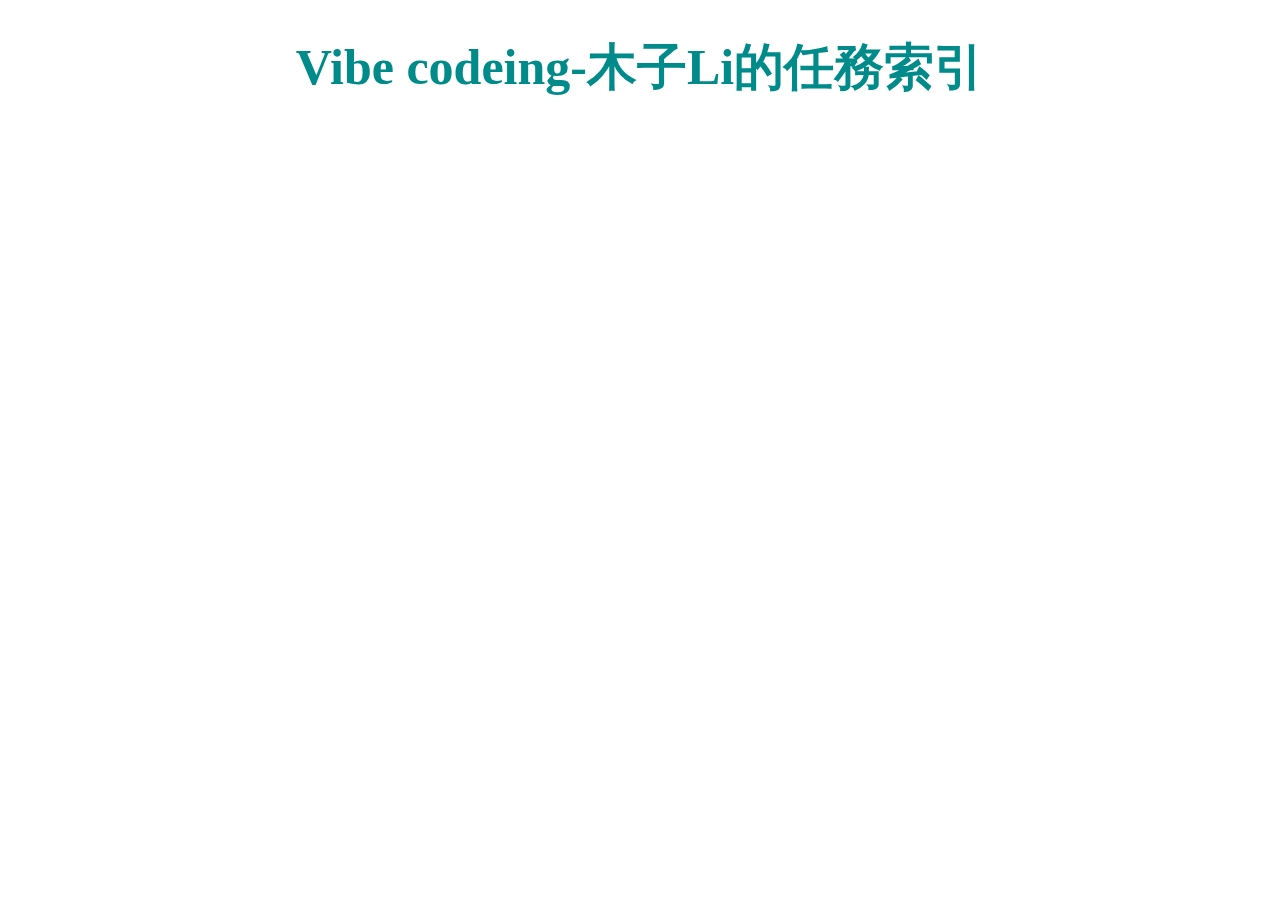
<file: index.html>
<!DOCTYPE html>
<html lang="en">
<head>
    <meta charset="UTF-8">
    <meta name="viewport" content="width=device-width, initial-scale=1.0">
    <link rel="stylesheet" href="vibe-codinglist.css">
    <title>Vibe codeing-木子Li的任務索引</title>
</head>
<body>
    <h1>Vibe codeing-木子Li的任務索引</h1>
    
        <ul>
        


        </ul>
    
    

</body>
</html>
</file>
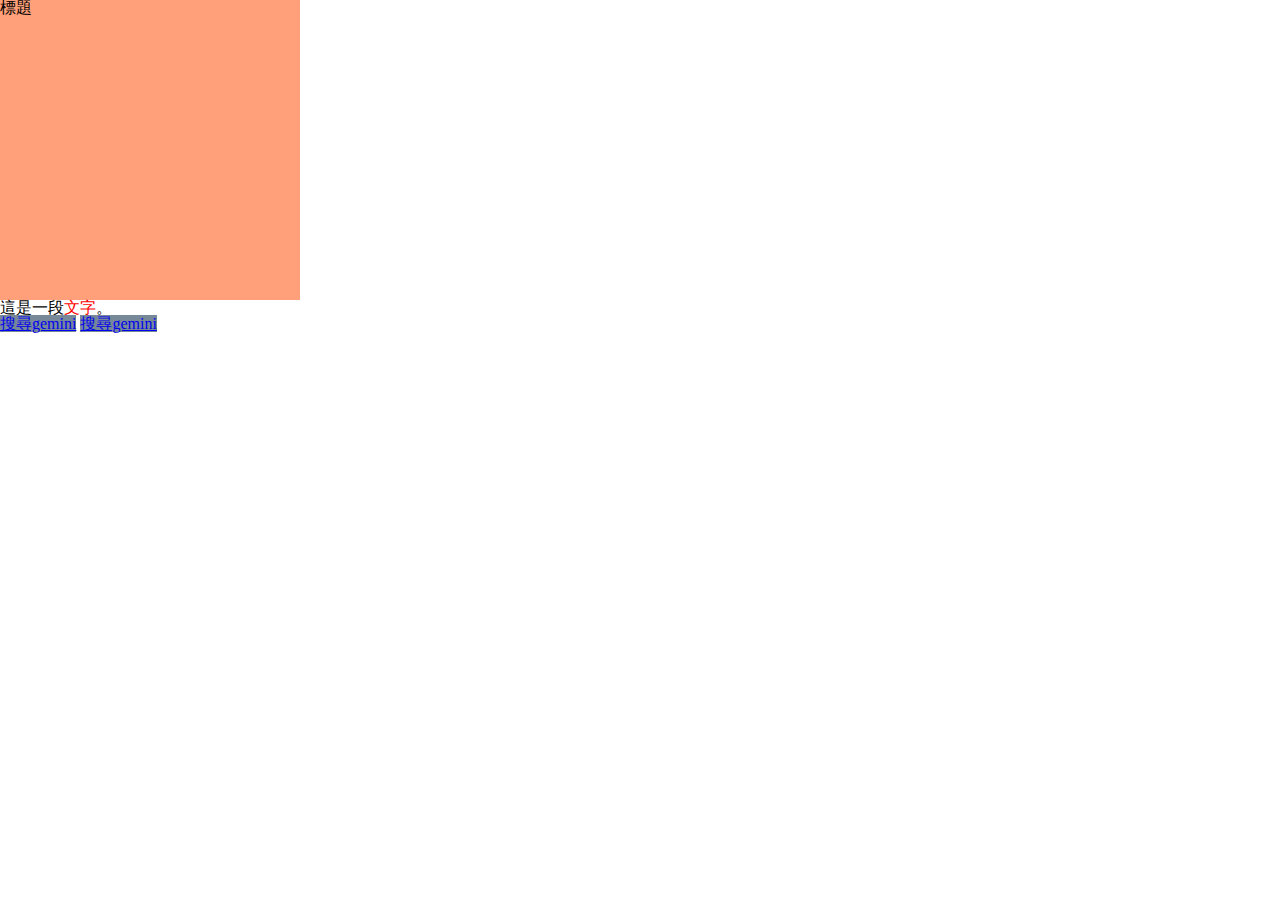
<file: 1113_css_display.html>
<!DOCTYPE html>
<html lang="zh-Hant">
<head>
    <meta charset="UTF-8">
    <meta name="viewport" content="width=device-width, initial-scale=1.0">
    <link rel="stylesheet" href="1113_css_display.css">
    <title>display-顯示</title>
</head>
<body>
    <h1>標題</h1>
    <p>這是一段<span>文字</span>。</p>
    <a href="https://www.google.com/search?q=gemini&rlz=1C1RXQR_zh-TWTW1158TW1158&oq=&gs_lcrp=EgZjaHJvbWUqCQgAECMYJxjqAjIJCAAQIxgnGOoC0gELNDcyOTI2NGowajeoAgGwAgHxBVsxf-S5b64q8QVbMX_kuW-uKg&sourceid=chrome&ie=UTF-8">搜尋gemini</a>
    <a href="https://www.google.com/search?q=gemini&rlz=1C1RXQR_zh-TWTW1158TW1158&oq=&gs_lcrp=EgZjaHJvbWUqCQgAECMYJxjqAjIJCAAQIxgnGOoC0gELNDcyOTI2NGowajeoAgGwAgHxBVsxf-S5b64q8QVbMX_kuW-uKg&sourceid=chrome&ie=UTF-8">搜尋gemini</a>
</body>
</html>
</file>
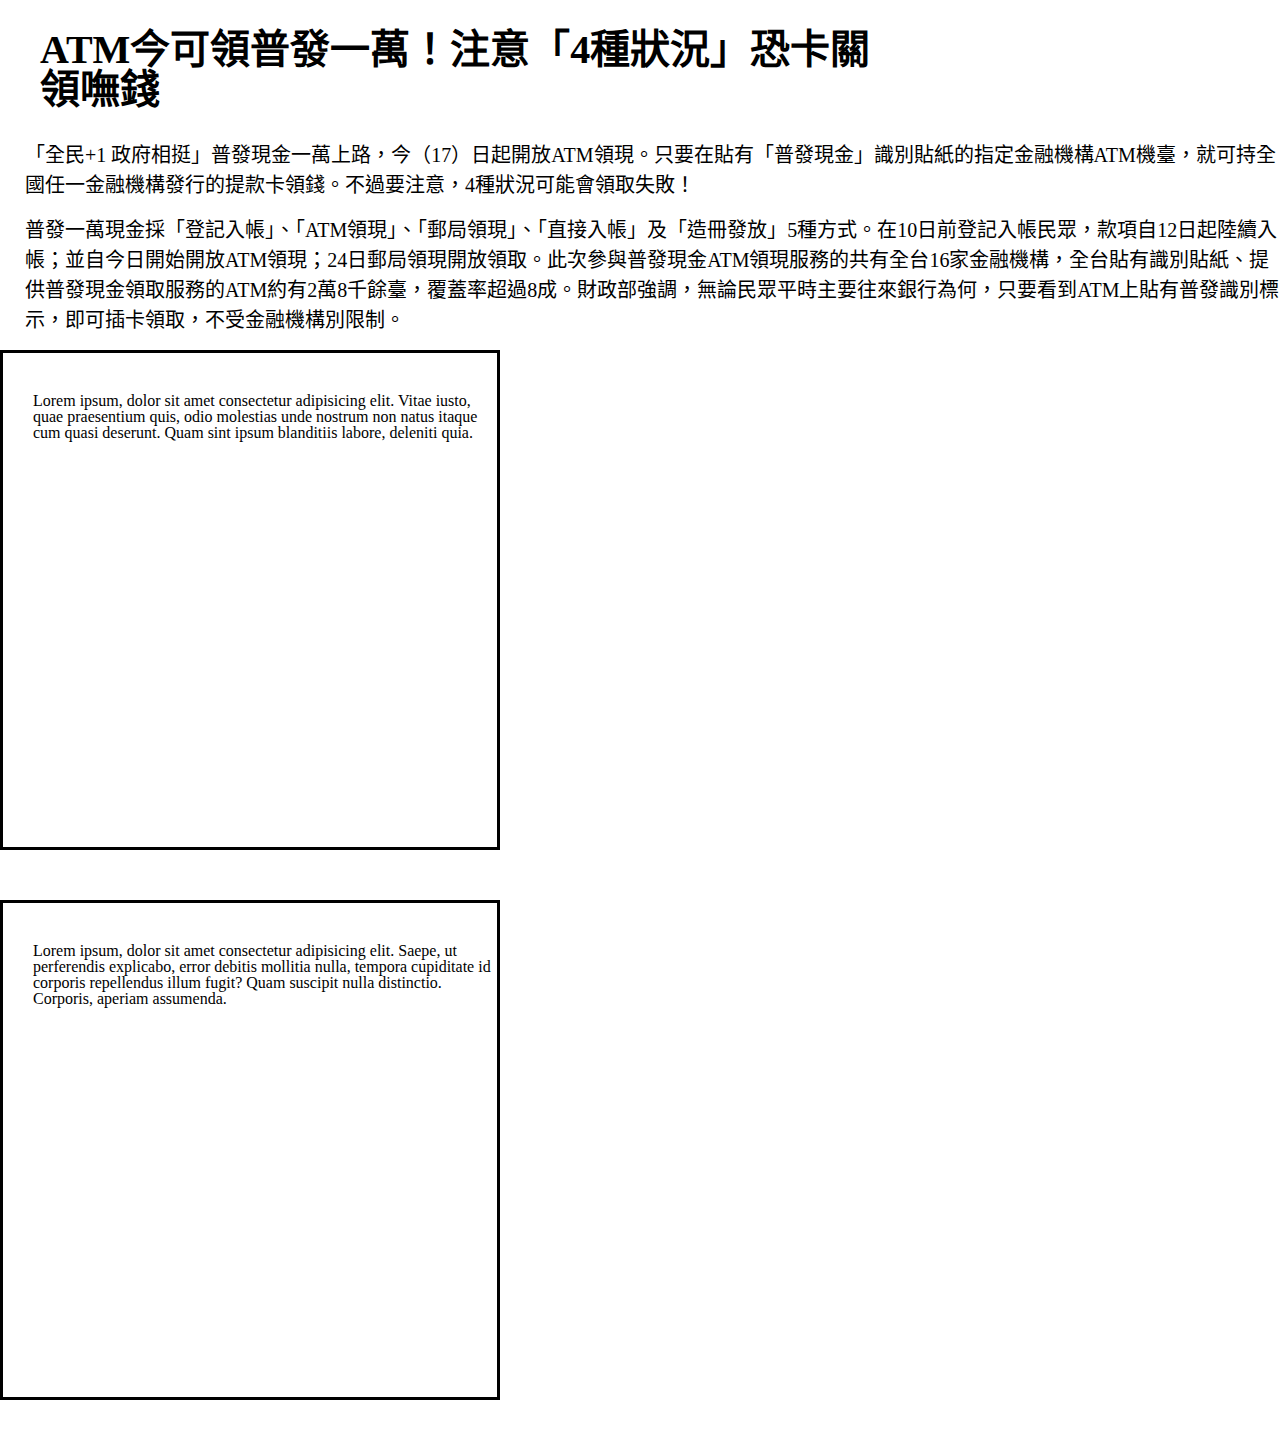
<file: 1117_css_margin&padding.html>
<!DOCTYPE html>
<html lang="zh-TW">
<head>
    <meta charset="UTF-8">
    <meta name="viewport" content="width=device-width, initial-scale=1.0">
    <link rel="stylesheet" href="./1117_css_margin&pading.css">
    <title>外邊距&留白</title>
</head>
<body>
    <div class="box">
        <h1>ATM今可領普發一萬！注意「4種狀況」恐卡關 <br>領嘸錢</h1>
    <p>「全民+1 政府相挺」普發現金一萬上路，今（17）日起開放ATM領現。只要在貼有「普發現金」識別貼紙的指定金融機構ATM機臺，就可持全國任一金融機構發行的提款卡領錢。不過要注意，4種狀況可能會領取失敗！
    </p>
    <p>
        普發一萬現金採「登記入帳」、「ATM領現」、「郵局領現」、「直接入帳」及「造冊發放」5種方式。在10日前登記入帳民眾，款項自12日起陸續入帳；並自今日開始開放ATM領現；24日郵局領現開放領取。此次參與普發現金ATM領現服務的共有全台16家金融機構，全台貼有識別貼紙、提供普發現金領取服務的ATM約有2萬8千餘臺，覆蓋率超過8成。財政部強調，無論民眾平時主要往來銀行為何，只要看到ATM上貼有普發識別標示，即可插卡領取，不受金融機構別限制。
    </p>
    </div>
    <div class="container">
        Lorem ipsum, dolor sit amet consectetur adipisicing elit. Vitae iusto, quae praesentium quis, odio molestias unde nostrum non natus itaque cum quasi deserunt. Quam sint ipsum blanditiis labore, deleniti quia.
    </div>
    <div class="container">
        Lorem ipsum, dolor sit amet consectetur adipisicing elit. Saepe, ut perferendis explicabo, error debitis mollitia nulla, tempora cupiditate id corporis repellendus illum fugit? Quam suscipit nulla distinctio. Corporis, aperiam assumenda.
    </div>
</body>
</html>
</file>
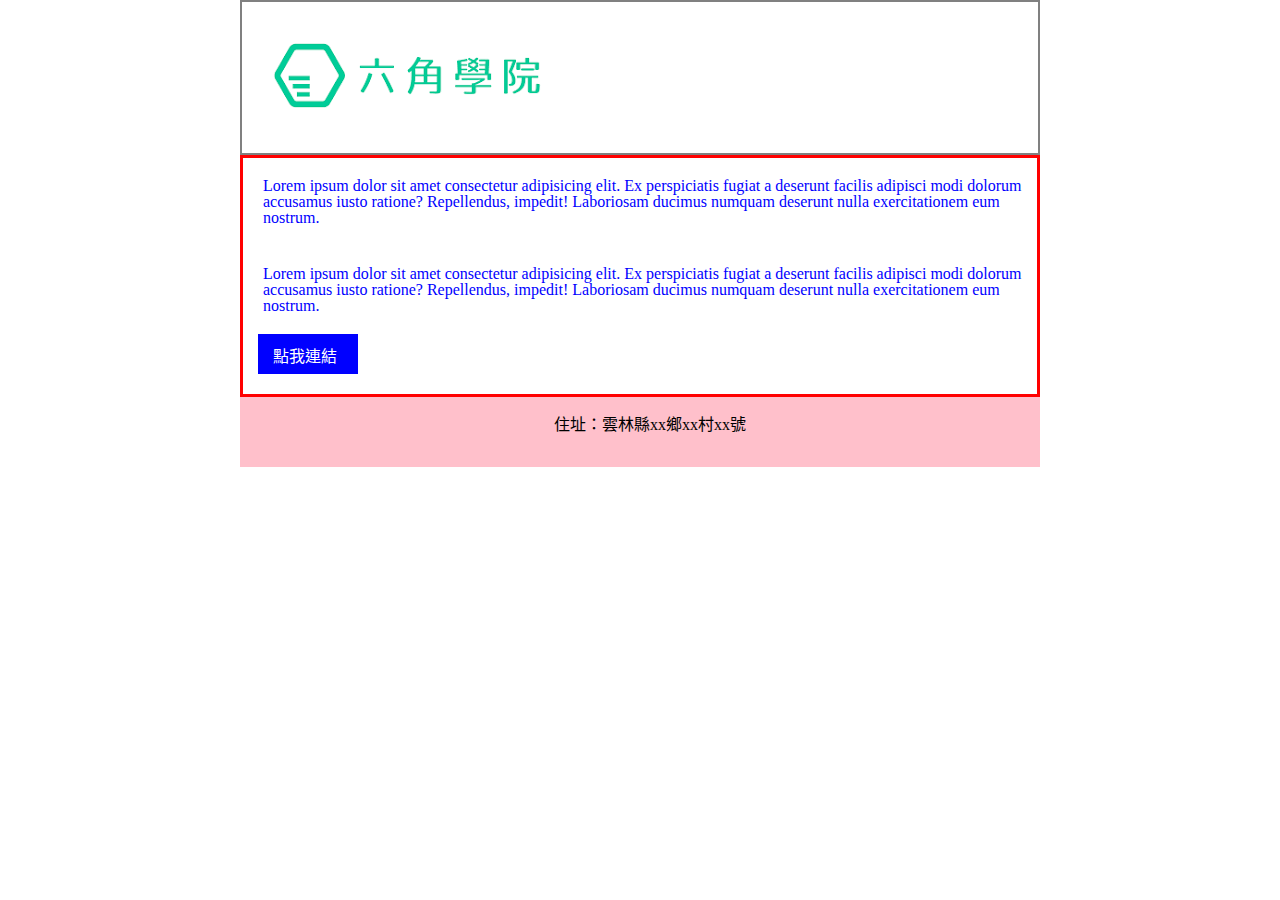
<file: 1222＿css_main-quest.html>
<!DOCTYPE html>
<html lang="zh-tw">
<head>
    <meta charset="UTF-8">
    <meta name="viewport" content="width=device-width, initial-scale=1.0">
    <link rel="stylesheet" href="./1222＿css_main-quest.css">
    <title>CSS章節練習</title>
</head>
<body>
    <div class="container">
        <div class="header">
            <img src="hex-logo.png" alt=" CSS章節練習示意圖" class="logo">
    </div>
     <div class="content">
        <p class="p-text">Lorem ipsum dolor sit amet consectetur adipisicing elit. Ex perspiciatis fugiat a deserunt facilis adipisci modi dolorum accusamus iusto ratione? Repellendus, impedit! Laboriosam ducimus numquam deserunt nulla exercitationem eum nostrum.</p>
        <p class="p-text">Lorem ipsum dolor sit amet consectetur adipisicing elit. Ex perspiciatis fugiat a deserunt facilis adipisci modi dolorum accusamus iusto ratione? Repellendus, impedit! Laboriosam ducimus numquam deserunt nulla exercitationem eum nostrum.</p>
        <a href="#">點我連結</a>
    </div>
    <div class="footer">
        <p class="footer-text">住址：雲林縣xx鄉xx村xx號</p>
  </div>
</div>
  
</body>
</html>
</file>
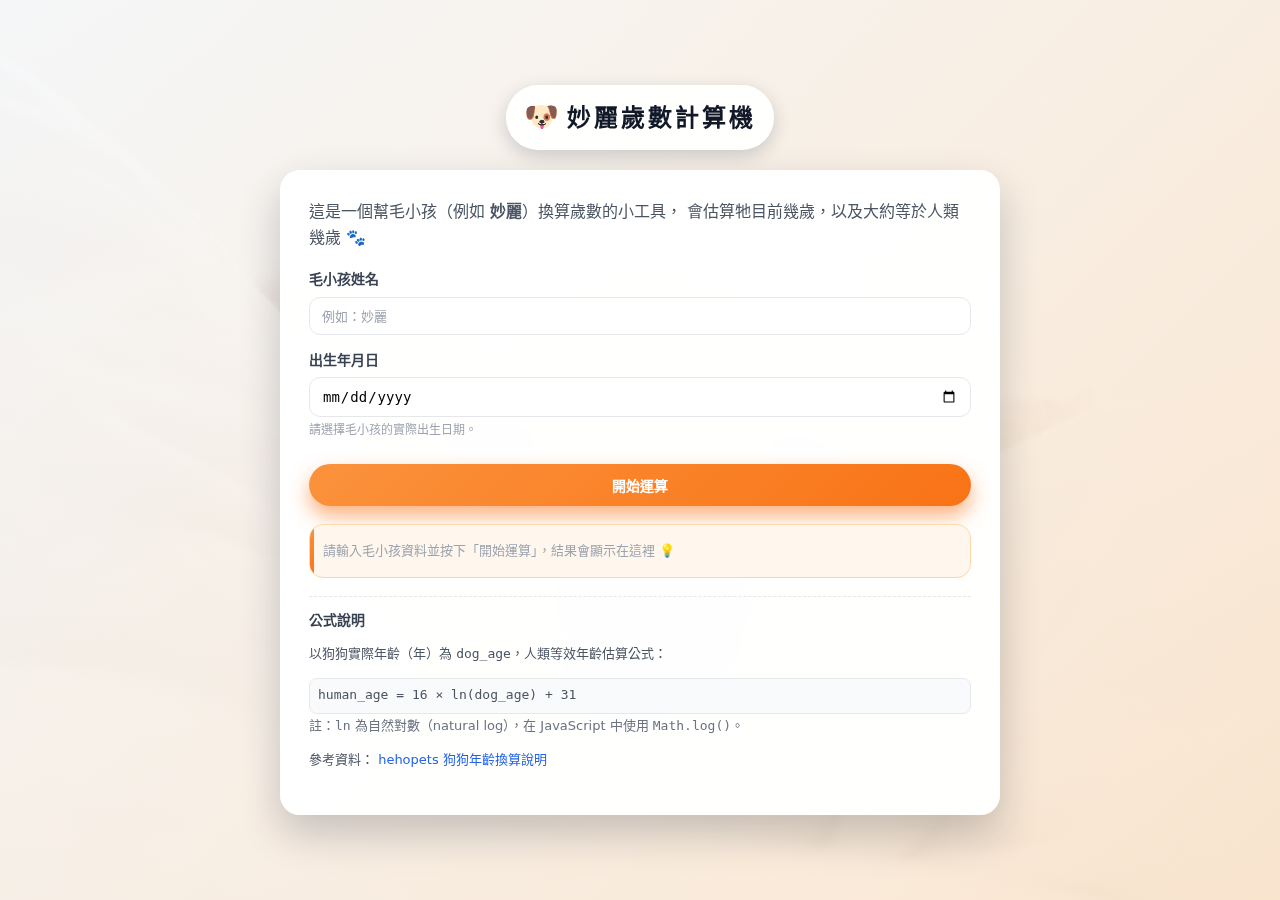
<file: D13_task_petcalculor_icon.html>
<!DOCTYPE html>
<html lang="ZH-TW">
<head>
    <meta charset="UTF-8">
    <meta name="viewport" content="width=device-width, initial-scale=1.0">
    <link rel="stylesheet" href="Day12_pet-calculator.css">
<!--  放入這三行開始 -->
    <link rel="icon" type="image/png" href="./icon.png">
    <link rel="androld-touch-icon" href="./icon.png">
    <link rel="androld-touch-icon" sizes="180x180" href="./icon.png">
<!--  放入這三行結束 -->
    


    <title>毛小孩(狗狗)年齡計算機+localStorage </title>
</head>
<body>
     <div class="app">
  <header class="app-header">
    <span class="dog-emoji" aria-hidden="true">🐶</span>
    <h1>妙麗歲數計算機</h1>
  </header>

  <main class="card">
    <p class="intro">
      這是一個幫毛小孩（例如 <strong>妙麗</strong>）換算歲數的小工具，
      會估算牠目前幾歲，以及大約等於人類幾歲 🐾
    </p>

    <form id="age-form" class="form">
      <div class="field">
        <label for="name">毛小孩姓名</label>
        <input
          id="name"
          name="name"
          type="text"
          placeholder="例如：妙麗"
        />
      </div>

      <div class="field">
        <label for="birthday">出生年月日</label>
        <input
          id="birthday"
          name="birthday"
          type="date"
        />
        <p class="field-hint">請選擇毛小孩的實際出生日期。</p>
      </div>

      <button type="submit" class="btn-primary">開始運算</button>
    </form>

    <section id="result" class="result" aria-live="polite">
      <p class="placeholder">
        請輸入毛小孩資料並按下「開始運算」，結果會顯示在這裡 💡
      </p>
    </section>

    <section class="formula">
      <h2>公式說明</h2>
      <p>
        以狗狗實際年齡（年）為 <code>dog_age</code>，人類等效年齡估算公式：
      </p>
      <p class="formula-expression">
        <code>human_age = 16 × ln(dog_age) + 31</code>
      </p>
      <p class="formula-note">
        註：<code>ln</code> 為自然對數（natural log），在 JavaScript 中使用
        <code>Math.log()</code>。
      </p>
      <p class="reference">
        參考資料：
        <a href="https://hehopets.com/age-conversion"
           target="_blank"
           rel="noopener noreferrer">
          hehopets 狗狗年齡換算說明
        </a>
      </p>
    </section>
  </main>
</div>
</body>
<script src="Day_12task.js"></script>
</html>
</file>
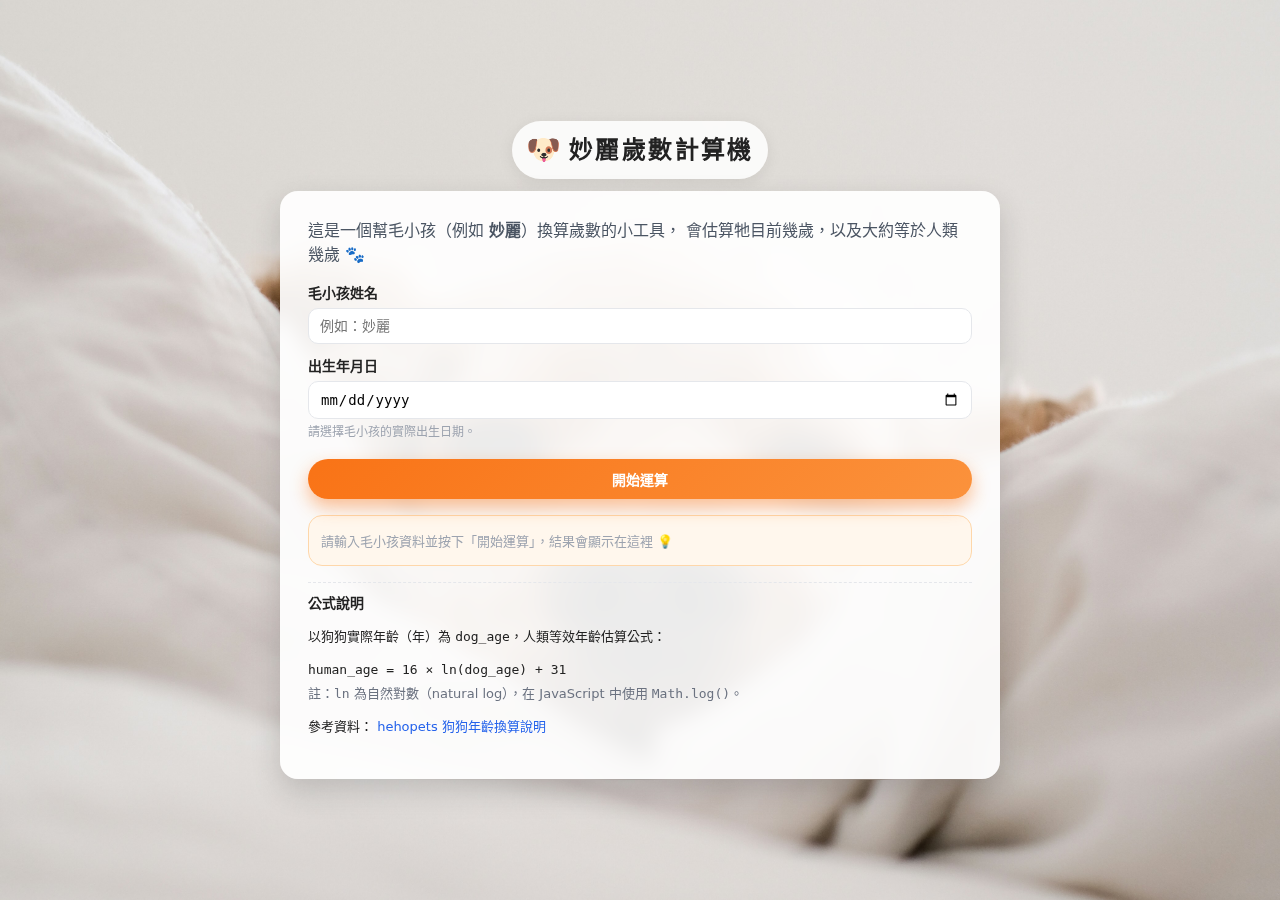
<file: Day_8task.html>
<!DOCTYPE html>
<html lang="ZH-TW">
<head>
    <meta charset="UTF-8">
    <meta name="viewport" content="width=device-width, initial-scale=1.0">
    <link rel="stylesheet" href="Day_8task.css">
    <title>毛小孩(狗狗)年齡計算機+localStorage </title>
</head>
<body>
     <div class="app">
  <header class="app-header">
    <span class="dog-emoji" aria-hidden="true">🐶</span>
    <h1>妙麗歲數計算機</h1>
  </header>

  <main class="card">
    <p class="intro">
      這是一個幫毛小孩（例如 <strong>妙麗</strong>）換算歲數的小工具，
      會估算牠目前幾歲，以及大約等於人類幾歲 🐾
    </p>

    <form id="age-form" class="form">
      <div class="field">
        <label for="name">毛小孩姓名</label>
        <input
          id="name"
          name="name"
          type="text"
          placeholder="例如：妙麗"
        />
      </div>

      <div class="field">
        <label for="birthday">出生年月日</label>
        <input
          id="birthday"
          name="birthday"
          type="date"
        />
        <p class="field-hint">請選擇毛小孩的實際出生日期。</p>
      </div>

      <button type="submit" class="btn-primary">開始運算</button>
    </form>

    <section id="result" class="result" aria-live="polite">
      <p class="placeholder">
        請輸入毛小孩資料並按下「開始運算」，結果會顯示在這裡 💡
      </p>
    </section>

    <section class="formula">
      <h2>公式說明</h2>
      <p>
        以狗狗實際年齡（年）為 <code>dog_age</code>，人類等效年齡估算公式：
      </p>
      <p class="formula-expression">
        <code>human_age = 16 × ln(dog_age) + 31</code>
      </p>
      <p class="formula-note">
        註：<code>ln</code> 為自然對數（natural log），在 JavaScript 中使用
        <code>Math.log()</code>。
      </p>
      <p class="reference">
        參考資料：
        <a href="https://hehopets.com/age-conversion"
           target="_blank"
           rel="noopener noreferrer">
          hehopets 狗狗年齡換算說明
        </a>
      </p>
    </section>
  </main>
</div>
</body>
<script src="Day_12task.js"></script>
</html>
</file>
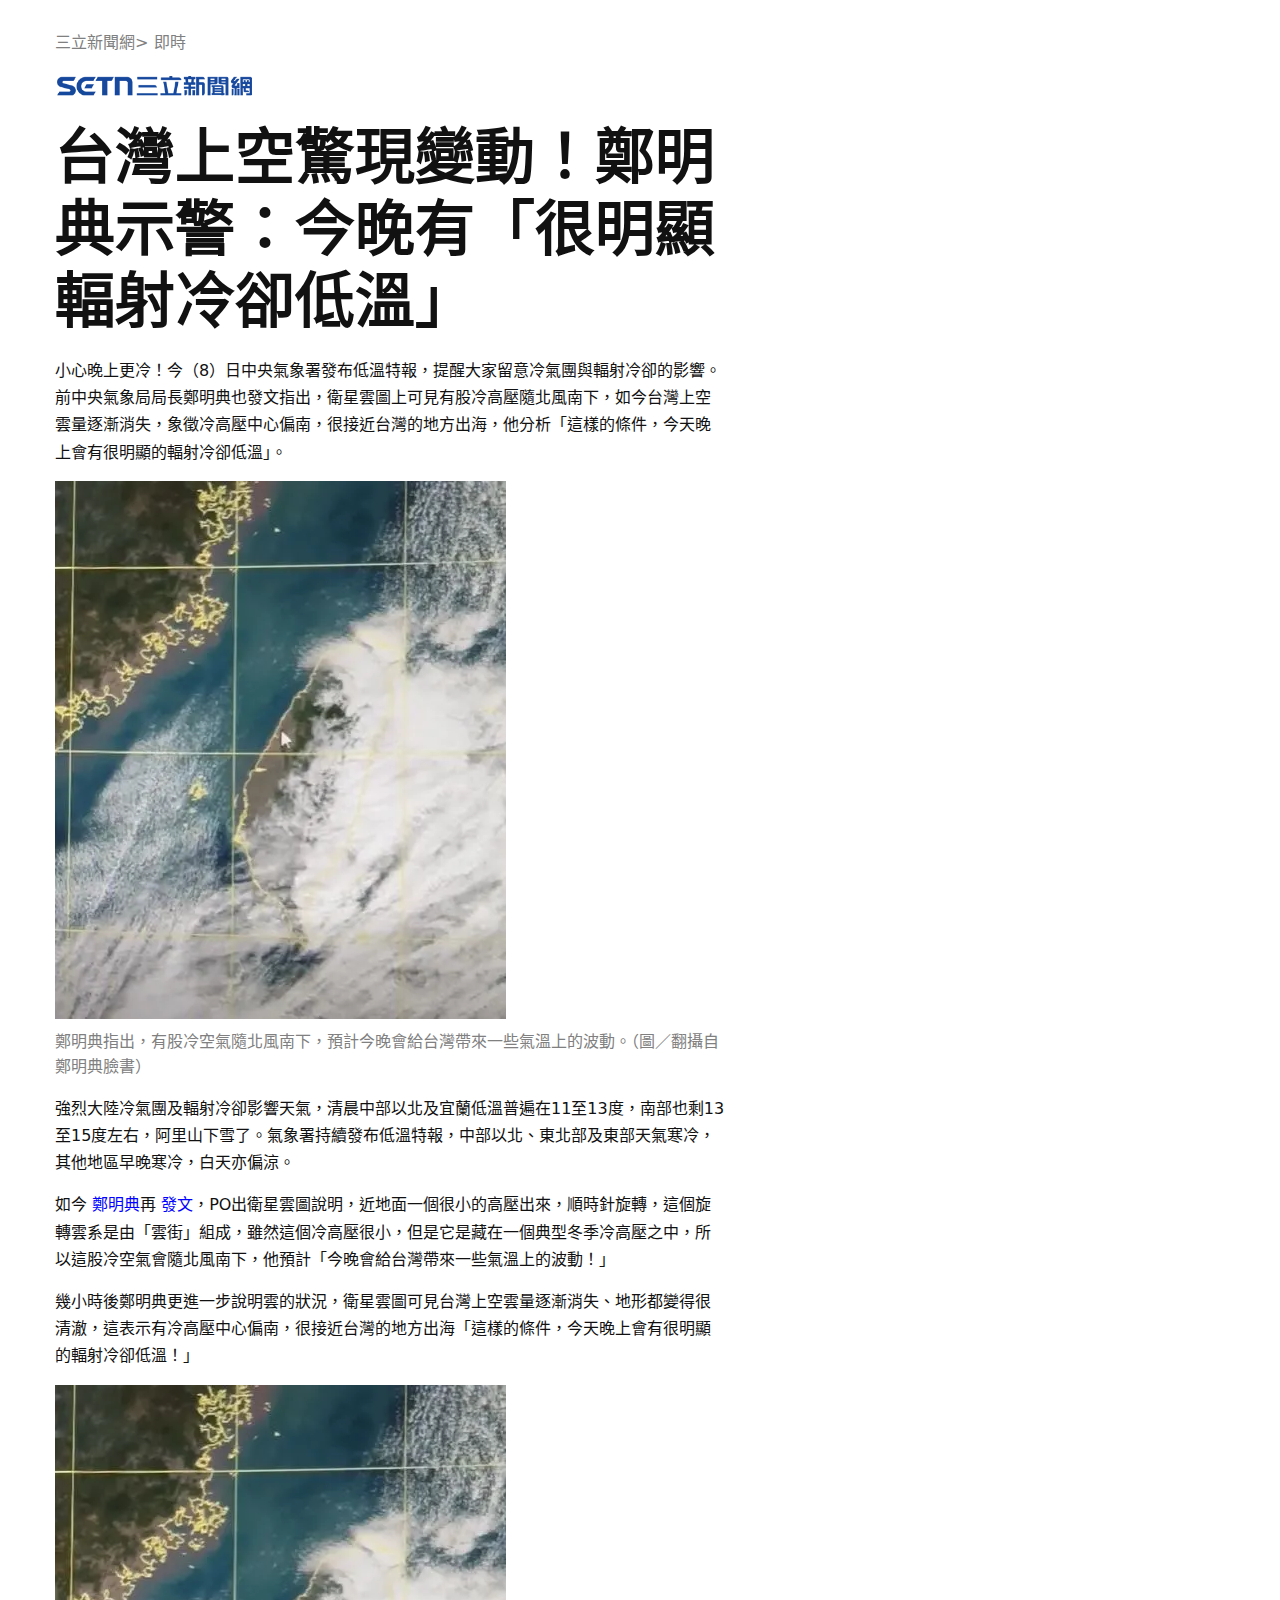
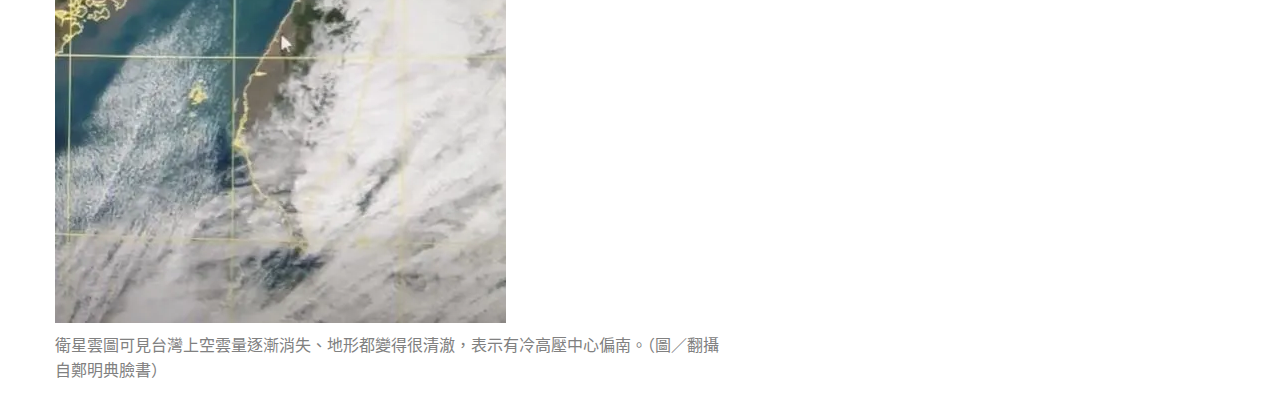
<file: ht-news.html>
<!DOCTYPE html>
<html lang="zh-tw">
<head>
    <meta charset="UTF-8">
    <meta name="viewport" content="width=device-width, initial-scale=1.0">
    <link rel="stylesheet" href="./ht-news.css">
    <title>台灣上空驚現變動！鄭明典示警：今晚有「很明顯輻射冷卻低溫」</title>
    <link rel="icon" href="favicon索引圖標.png" type="image/x-icon">
</head>
<body>
    <div class="container">
        <div class="nav-a">
            <a href="https://tw.news.yahoo.com/" class="header-link">三立新聞網></a>
        <a href="https://tw.news.yahoo.com/archive/" class="header-link">即時</a>
        </div>
        <a href="https://www.setn.com/" rel="noopener noreferrer" target="_blank">
            <img src="./pic/news-nameimglink.webp" class="pic-link">
        </a>
        <h1>台灣上空驚現變動！鄭明典示警：今晚有「很明顯輻射冷卻低溫」</h1>
        <div class="p-range">
            <p>
              小心晚上更冷！今（8）日中央氣象署發布低溫特報，提醒大家留意冷氣團與輻射冷卻的影響。前中央氣象局局長鄭明典也發文指出，衛星雲圖上可見有股冷高壓隨北風南下，如今台灣上空雲量逐漸消失，象徵冷高壓中心偏南，很接近台灣的地方出海，他分析「這樣的條件，今天晚上會有很明顯的輻射冷卻低溫」。

  
            </p>
            <figure>
                <img src="./pic/低溫特報示意圖.webp" alt="低溫特報氣象圖">
                <figcaption>鄭明典指出，有股冷空氣隨北風南下，預計今晚會給台灣帶來一些氣溫上的波動。（圖／翻攝自鄭明典臉書）</figcaption>
            </figure>
            <p>
                強烈大陸冷氣團及輻射冷卻影響天氣，清晨中部以北及宜蘭低溫普遍在11至13度，南部也剩13至15度左右，阿里山下雪了。氣象署持續發布低溫特報，中部以北、東北部及東部天氣寒冷，其他地區早晚寒冷，白天亦偏涼。


            </p>
            <p>
                如今
                <a href="https://tw.news.yahoo.com/tag/ %E9%84%AD%E6%98%8E%E5%85%B8"class="p-link" >鄭明典</a>再
                <a href="https://www.facebook.com/reel/1354097466468278" class="p-link">發文</a>，PO出衛星雲圖說明，近地面一個很小的高壓出來，順時針旋轉，這個旋轉雲系是由「雲街」組成，雖然這個冷高壓很小，但是它是藏在一個典型冬季冷高壓之中，所以這股冷空氣會隨北風南下，他預計「今晚會給台灣帶來一些氣溫上的波動！」
            </p>
            <p>
                幾小時後鄭明典更進一步說明雲的狀況，衛星雲圖可見台灣上空雲量逐漸消失、地形都變得很清澈，這表示有冷高壓中心偏南，很接近台灣的地方出海「這樣的條件，今天晚上會有很明顯的輻射冷卻低溫！」


            </p>
            <figure>
                <img src="pic/衛星雲圖.webp" alt="冷高壓衛星雲圖">
                <figcaption>衛星雲圖可見台灣上空雲量逐漸消失、地形都變得很清澈，表示有冷高壓中心偏南。（圖／翻攝自鄭明典臉書）</figcaption>
            </figure>
        </div>
    </div>
</body>
</html>
</file>
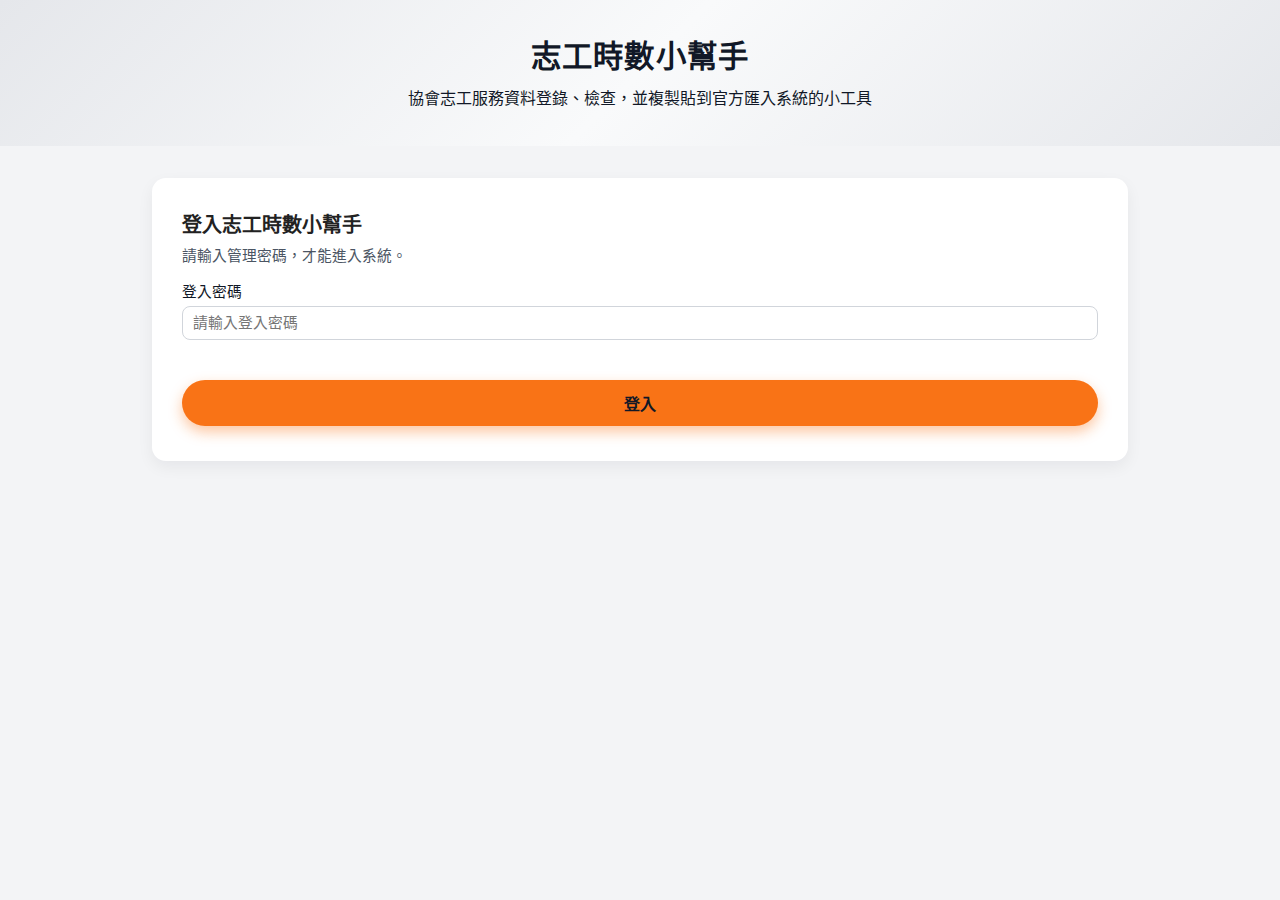
<file: Volunteer_Hour_Tool.html>
<!DOCTYPE html>
<html lang="zh-tw">
<head>
  <meta charset="UTF-8" />
  <meta name="viewport" content="width=device-width, initial-scale=1.0" />
  <link rel="stylesheet" href="Volunteer_Hour_Tool.css" />
  <!--  放入這三行開始 -->
<link rel="icon" type="image/png" href="./App-icon.png">
<link rel="android-touch-icon" href="./App-icon.png">
<link rel="android-touch-icon" sizes="180x180" href="./App-icon.png">
<!--  放入這三行結束 -->
  <title>志工時數小幫手</title>
</head>
<body>
  <header class="page-header">
    <div class="page-header-inner">
      <h1>志工時數小幫手</h1>
      <p>協會志工服務資料登錄、檢查，並複製貼到官方匯入系統的小工具</p>
    </div>
  </header>

  <main class="container">
    <!-- 登入區塊 -->
    <section id="loginSection" class="card">
      <h2>登入志工時數小幫手</h2>
      <p class="section-desc">請輸入管理密碼，才能進入系統。</p>

      <form id="loginForm" class="form-grid">
        <div class="field-group full-width">
          <label for="loginPassword">登入密碼</label>
          <input
            type="password"
            id="loginPassword"
            placeholder="請輸入登入密碼"
          />
          <p id="loginError" class="error-message"></p>
        </div>
        <div class="field-group full-width">
          <button type="submit" class="btn primary">登入</button>
        </div>
      </form>
    </section>

    <!-- 系統主畫面（登入後顯示） -->
    <div id="appSection" class="hidden">
      <!-- 志工名單設定 -->
      <section class="card">
        <h2>志工名單設定</h2>
        <p class="section-desc">先建立志工的姓名與身分證字號，之後登錄服務時就可以直接選擇。</p>

        <form id="volunteer-form" class="form-grid">
          <div class="field-group">
            <label for="volunteerName">姓名</label>
            <input type="text" id="volunteerName" placeholder="請輸入志工姓名" />
          </div>
          <div class="field-group">
            <label for="volunteerId">身分證字號</label>
            <input type="text" id="volunteerId" placeholder="請輸入志工身分證字號" />
            <p id="volunteerIdError" class="error-message"></p>
          </div>
          <div class="field-group full-width">
            <button type="submit" class="btn primary" id="volunteerSubmitBtn">
              新增志工
            </button>
          </div>
        </form>

        <div class="volunteer-list">
          <h3>已建立志工</h3>
          <ul id="volunteerList"></ul>
        </div>
      </section>

      <!-- 新增服務紀錄 -->
      <section class="card">
        <h2>新增服務紀錄</h2>
        <p class="section-desc">選擇志工、服務日期與項目，小工具會幫你檢查資料並自動計算受服務人次。</p>

        <form id="record-form" class="form-grid">
          <div class="field-group">
            <label for="recordVolunteerName">志工姓名</label>
            <select id="recordVolunteerName">
              <option value="">請選擇志工</option>
            </select>
          </div>
          <div class="field-group">
            <label for="recordVolunteerId">身分證字號</label>
            <input
              type="text"
              id="recordVolunteerId"
              readonly
              placeholder="選擇志工後自動帶入"
            />
          </div>

          <div class="field-group">
            <label for="startDate">服務日期起</label>
            <input type="date" id="startDate" />
          </div>
          <div class="field-group">
            <label for="endDate">服務日期迄</label>
            <input type="date" id="endDate" />
          </div>

          <div class="field-group">
            <label for="serviceItemSelect">服務項目</label>
            <select id="serviceItemSelect">
              <option value="">請選擇服務項目</option>
            </select>
          </div>
          <div class="field-group">
            <label for="serviceContentSelect">服務內容</label>
            <select id="serviceContentSelect">
              <option value="">請先選擇服務項目</option>
            </select>
          </div>

          <!-- 服務時數與人數 -->
          <div class="field-group full-width">
            <label>服務時數與人數</label>
            <div class="inline-fields">
              <div class="inline-field-group">
                <span>小時</span>
                <input
                  type="number"
                  id="hours"
                  min="0"
                  step="1"
                  placeholder="請輸入小時"
                />
              </div>
              <div class="inline-field-group">
                <span>分鐘</span>
                <input
                  type="number"
                  id="minutes"
                  min="0"
                  max="59"
                  step="1"
                  placeholder="若沒有可留空"
                />
              </div>
              <div class="inline-field-group">
                <span>人數</span>
                <input
                  type="number"
                  id="clientCount"
                  min="0"
                  step="1"
                  placeholder="請輸入人數"
                />
              </div>
              <div class="inline-field-group wide">
                <span>受服務人次預覽</span>
                <input
                  type="text"
                  id="peopleCountDisplay"
                  readonly
                  placeholder="自動計算"
                />
              </div>
            </div>
          </div>

          <div class="field-group">
            <label for="trafficFee">交通費</label>
            <input
              type="number"
              id="trafficFee"
              min="0"
              step="1"
              value="0"
            />
          </div>
          <div class="field-group">
            <label for="mealFee">誤餐費</label>
            <input
              type="number"
              id="mealFee"
              min="0"
              step="1"
              value="0"
            />
          </div>

          <div class="field-group full-width">
            <button type="submit" class="btn primary">新增服務紀錄</button>
          </div>
        </form>

        <p id="recordError" class="error-message"></p>
      </section>

      <!-- 目前服務紀錄 + 複製用表格 -->
      <section class="card">
        <div class="records-header">
          <div>
            <h2>目前服務紀錄</h2>
            <p class="section-desc">
              「好讀模式」方便檢查資料；切換成「匯入模式」後，可直接複製貼到官方 Excel 匯入範本。
            </p>
          </div>
          <div class="records-actions">
            <button id="copyTableBtn" class="btn primary">複製表格內容</button>
            <button id="clearRecordsBtn" class="btn secondary">清空紀錄</button>
          </div>
        </div>

        <div class="display-mode-toggle">
          <span>表格顯示模式：</span>
          <label>
            <input
              type="radio"
              name="displayMode"
              value="readable"
              checked
            />
            好讀模式
          </label>
          <label>
            <input
              type="radio"
              name="displayMode"
              value="import"
            />
            匯入模式（複製貼到官方 Excel）
          </label>
        </div>

        <div class="table-wrapper">
          <table>
            <thead>
              <tr>
                <th>姓名</th>
                <th>身分證字號</th>
                <th>服務日期起</th>
                <th>服務日期迄</th>
                <th>服務項目</th>
                <th>服務內容</th>
                <th>服務時數-小時</th>
                <th>服務時數-分鐘</th>
                <th>受服務人次</th>
                <th>交通費</th>
                <th>誤餐費</th>
                <th>服務區域</th>
                <th>備註</th>
                <th>匯入動作</th>
                <th>序號</th>
                <th>國外參與服務人次</th>
                <th>國內參與服務人次</th>
              </tr>
            </thead>
            <tbody id="recordsTableBody"></tbody>
          </table>
        </div>
      </section>
    </div>
  </main>

  <script src="./Volunteer_Hour_Tool.js"></script>
</body>
</html>
</file>
<file: vibe-codinglist.css>
h1{
    text-align: center;color: darkcyan;font-size: 50px;
}
ul{display: flex;justify-content: center;align-items: center;}
li{margin-left: 20px;margin-right: 30px;list-style: none; }
a{font-size: 24px;text-decoration: none;color: black;}
a:hover{background-color: lightpink;border: 2px solid black;}
</file>
<file: Day_8task.css>
/* 避免手機出現 X 軸捲動的關鍵設定 */
*,
*::before,
*::after {
  box-sizing: border-box;
}

html,
body {
  margin: 0;
  padding: 0;
}

body {
  font-family: system-ui, -apple-system, "Segoe UI", Roboto, "Noto Sans TC",
    "PingFang TC", "Microsoft JhengHei", sans-serif;
  line-height: 1.5;
  color: #222;
  min-height: 100vh;
  overflow-x: hidden;

  /* 背景：淡漸層 + 柯基照片（請自行到 Unsplash 換成你喜歡的柯基圖 URL） */
  background:
    url("./D8_bac-pic.jpg")
      center / cover no-repeat fixed;
}

.app {
  min-height: 100vh;
  display: flex;
  flex-direction: column;
  align-items: center;
  justify-content: center;
  padding: 16px;
}

/* 標題列：emoji + h1，用 flex 排版 */
.app-header {
  display: flex;
  align-items: center;
  gap: 8px;
  margin-bottom: 12px;
  background: rgba(255, 255, 255, 0.85);
  padding: 8px 14px;
  border-radius: 999px;
  box-shadow: 0 4px 16px rgba(0, 0, 0, 0.08);
  backdrop-filter: blur(8px);
}

.dog-emoji {
  font-size: 28px;
}

.app-header h1 {
  font-size: 20px;
  margin: 0;
  letter-spacing: 0.06em;
  white-space: nowrap;
}

/* 主卡片（計算機本體） */
.card {
  width: 100%;
  max-width: 480px;
  background: rgba(255, 255, 255, 0.92);
  border-radius: 18px;
  padding: 18px 18px 20px;
  box-shadow: 0 12px 30px rgba(0, 0, 0, 0.16);
  backdrop-filter: blur(10px);
}

.intro {
  margin-top: 0;
  margin-bottom: 16px;
  font-size: 14px;
  color: #4b5563;
}

/* 表單欄位 */
.form {
  display: flex;
  flex-direction: column;
  gap: 12px;
}

.field label {
  display: block;
  font-size: 14px;
  font-weight: 600;
  margin-bottom: 4px;
}

.field input {
  width: 100%;
  padding: 9px 11px;
  border-radius: 10px;
  border: 1.5px solid #e5e7eb;
  font-size: 14px;
  outline: none;
  background-color: #fff;
}

.field input:focus {
  border-color: #f97316;
  box-shadow: 0 0 0 3px rgba(249, 115, 22, 0.25);
}

.field-hint {
  font-size: 12px;
  color: #9ca3af;
  margin: 4px 0 0;
}

/* 按鈕 */
.btn-primary {
  margin-top: 6px;
  padding: 10px 14px;
  border-radius: 999px;
  border: none;
  background: linear-gradient(135deg, #f97316, #fb923c);
  font-size: 14px;
  font-weight: 700;
  color: white;
  cursor: pointer;
  box-shadow: 0 8px 18px rgba(249, 115, 22, 0.45);
  transition: transform 0.08s ease, box-shadow 0.08s ease,
    filter 0.12s ease;
}

.btn-primary:hover {
  filter: brightness(1.04);
  box-shadow: 0 10px 22px rgba(249, 115, 22, 0.55);
  transform: translateY(-1px);
}

.btn-primary:active {
  transform: translateY(0);
  box-shadow: 0 5px 12px rgba(249, 115, 22, 0.4);
}

/* 結果顯示區 */
.result {
  margin-top: 16px;
  padding: 12px 12px 10px;
  border-radius: 14px;
  background: #fff7ed;
  border: 1px solid #fed7aa;
  font-size: 14px;
}

.result p {
  margin: 4px 0;
}

.result .name {
  font-weight: 700;
  font-size: 15px;
}

.result .error {
  color: #b91c1c;
  font-weight: 600;
}

.placeholder {
  color: #9ca3af;
  font-size: 13px;
}

/* 公式說明區 */
.formula {
  margin-top: 16px;
  padding-top: 10px;
  border-top: 1px dashed #e5e7eb;
  font-size: 13px;
}

.formula h2 {
  margin: 0 0 4px;
  font-size: 14px;
}

.formula-expression {
  margin: 4px 0;
  font-family: ui-monospace, SFMono-Regular, Menlo, Monaco, Consolas,
    "Liberation Mono", "Courier New", monospace;
}

.formula-note {
  margin: 2px 0 6px;
  color: #6b7280;
}

.reference a {
  color: #2563eb;
  text-decoration: none;
}

.reference a:hover {
  text-decoration: underline;
}

/* RWD：小螢幕調整 */
@media (max-width: 480px) {
  .app-header {
    transform: scale(0.95);
  }

  .card {
    padding: 16px 14px 18px;
  }
}
/* 平板（768px 以上）：卡片可以稍微放大、間距拉開一點 */
@media (min-width: 768px) {
  .app {
    padding: 32px;
  }

  .card {
    max-width: 640px;
    padding: 24px 24px 26px;
  }

  .intro {
    font-size: 15px;
  }

  .app-header h1 {
    font-size: 22px;
  }
}
/* 桌機（1200px 以上）：讓版面更大氣一些 */
@media (min-width: 1200px) {
  .app {
    padding: 40px 0;
  }

  .card {
    max-width: 720px;
    padding: 28px 28px 30px;
  }

  .app-header h1 {
    font-size: 24px;
    letter-spacing: 0.1em;
  }

  .intro {
    font-size: 16px;
  }
}
</file>
<file: Volunteer_Hour_Tool.css>
*,
*::before,
*::after {
  box-sizing: border-box;
}

body {
  margin: 0;
  font-family: system-ui, -apple-system, BlinkMacSystemFont, "Segoe UI", sans-serif;
  background: #f3f4f6;
  color: #222;
}

/* 頁首 */

.page-header {
  background: linear-gradient(135deg, #e5e7eb 0%, #f9fafb 50%, #e5e7eb 100%);
  color: #111827;
  padding: 2rem 1rem 2.2rem;
  display: flex;
  justify-content: center;
}

.page-header-inner {
  max-width: 960px;
  width: 100%;
  text-align: center;
  margin: 0 auto;
}

.page-header h1 {
  margin: 0 0 0.6rem;
  font-size: 1.9rem;
  letter-spacing: 0.04em;
}

.page-header p {
  margin: 0;
  font-size: 1rem;
  max-width: 640px;
  line-height: 1.6;
  margin-inline: auto;
}

/* 主內容 */

.container {
  max-width: 960px;
  margin: 2rem auto;
  padding: 0 1.25rem 2.5rem;
}

.card {
  background: #fff;
  border-radius: 14px;
  padding: 1.5rem 1.3rem 1.9rem;
  margin-bottom: 1.6rem;
  box-shadow: 0 6px 16px rgba(15, 23, 42, 0.06);
}

.card h2 {
  margin-top: 0;
  margin-bottom: 0.4rem;
  font-size: 1.25rem;
}

.section-desc {
  margin-top: 0;
  margin-bottom: 0.9rem;
  font-size: 0.92rem;
  color: #4b5563;
}

/* 表單格線 */

.form-grid {
  display: grid;
  grid-template-columns: 1fr;
  gap: 1rem 1.25rem;
}

.field-group {
  display: flex;
  flex-direction: column;
}

.field-group.full-width {
  grid-column: 1 / -1;
}

label {
  font-size: 0.92rem;
  margin-bottom: 0.25rem;
  color: #111827;
}

input[type="text"],
input[type="number"],
input[type="date"],
input[type="password"],
select,
textarea {
  padding: 0.5rem 0.6rem;
  border-radius: 8px;
  border: 1px solid #d1d5db;
  font-size: 0.92rem;
  width: 100%;
  margin-top: 0.1rem;
  background-color: #fff;
}

input:focus,
select:focus,
textarea:focus {
  outline: none;
  border-color: #fb923c;
  box-shadow: 0 0 0 1px rgba(251, 146, 60, 0.35);
}

textarea {
  resize: vertical;
}

/* 服務時數與人數：平均分佈 */

.inline-fields {
  display: grid;
  grid-template-columns: 1fr;
  gap: 0.75rem 1.25rem;
}

.inline-field-group {
  display: flex;
  flex-direction: column;
  align-items: flex-start;
  gap: 0.25rem;
}

.inline-field-group span {
  font-size: 0.85rem;
  color: #374151;
}

.inline-field-group input {
  width: 100%;
}

.inline-field-group.wide {
  grid-column: 1 / -1;
}

/* 平板以上：三欄平均分佈 */

@media (min-width: 768px) {
  .inline-fields {
    grid-template-columns: repeat(3, minmax(0, 1fr));
  }
  .inline-field-group.wide {
    grid-column: 1 / -1;
  }
}

/* 按鈕 */

.btn {
  border: none;
  border-radius: 999px;
  padding: 0.7rem 1.6rem;
  font-size: 1rem;
  font-weight: 600;
  cursor: pointer;
  background: #e5e7eb;
  color: #111827;
  transition:
    transform 0.05s ease,
    box-shadow 0.1s ease,
    background-color 0.15s ease,
    opacity 0.15s ease;
  display: inline-flex;
  align-items: center;
  justify-content: center;
  gap: 0.35rem;
}

.btn.primary {
  background: #f97316;
  color: #111827;
  box-shadow: 0 6px 14px rgba(249, 115, 22, 0.4);
}

.btn.primary:hover {
  background: #ea580c;
}

.btn.secondary {
  background: #e5e7eb;
  color: #111827;
}

.btn:hover {
  transform: translateY(-1px);
  box-shadow: 0 4px 10px rgba(15, 23, 42, 0.12);
}

.btn:active {
  transform: translateY(0);
  box-shadow: none;
  opacity: 0.92;
}

/* 志工名單 */

.volunteer-list ul {
  list-style: none;
  padding-left: 0;
  margin: 0.7rem 0 0;
}

.volunteer-list li {
  font-size: 0.9rem;
  padding: 0.25rem 0;
  border-bottom: 1px dashed #e5e7eb;
}

/* 名單：文字＋按鈕排版 */
.volunteer-list li {
  display: flex;
  justify-content: space-between;
  align-items: center;
  gap: 0.5rem;
}

.volunteer-text {
  font-size: 0.9rem;
  color: #111827;
}

.volunteer-text small {
  color: #6b7280;
  font-size: 0.8rem;
}

.volunteer-actions {
  display: flex;
  gap: 0.4rem;
}

/* 小按鈕 */

.btn-small {
  padding: 0.25rem 0.7rem;
  font-size: 0.8rem;
  box-shadow: none;
}

/* 刪除按鈕 */

.btn-danger {
  background: #fee2e2;
  color: #b91c1c;
}

.btn-danger:hover {
  background: #fecaca;
}

/* 紀錄標題區 */

.records-header {
  display: flex;
  flex-direction: column;
  gap: 0.7rem;
  align-items: flex-start;
}

.records-actions {
  display: flex;
  flex-wrap: wrap;
  gap: 0.75rem;
}

/* 顯示模式切換 */

.display-mode-toggle {
  margin-top: 0.75rem;
  font-size: 0.9rem;
  color: #374151;
  display: flex;
  flex-wrap: wrap;
  gap: 0.5rem 1rem;
  align-items: center;
}

.display-mode-toggle span {
  font-weight: 500;
}

.display-mode-toggle label {
  display: inline-flex;
  align-items: center;
  gap: 0.25rem;
  font-size: 0.9rem;
}

.display-mode-toggle input[type="radio"] {
  margin: 0;
}

/* 表格 */

.table-wrapper {
  margin-top: 0.9rem;
  width: 100%;
  overflow-x: auto;
}

table {
  width: 100%;
  border-collapse: collapse;
  min-width: 1024px;
}

th,
td {
  border: 1px solid #e5e7eb;
  padding: 0.4rem 0.5rem;
  font-size: 0.8rem;
  text-align: left;
}

th {
  background: #f9fafb;
  position: sticky;
  top: 0;
  z-index: 1;
}

/* 錯誤訊息 */

.error-message {
  margin-top: 0.6rem;
  font-size: 0.88rem;
  color: #b91c1c;
}

/* 平板 RWD */

@media (min-width: 768px) and (max-width: 1023px) {
  .container {
    max-width: 960px;
    padding: 0 2rem 2.5rem;
  }

  .card {
    padding: 1.7rem 1.6rem 2rem;
  }

  .form-grid {
    grid-template-columns: repeat(2, minmax(0, 1fr));
  }

  .records-header {
    flex-direction: row;
    justify-content: space-between;
    align-items: center;
  }
}

/* 桌機 RWD */

@media (min-width: 1024px) {
  body {
    font-size: 16px;
  }

  .container {
    max-width: 1040px;
    padding: 0 2rem 3rem;
  }

  .card {
    padding: 1.9rem 1.9rem 2.2rem;
  }

  .page-header-inner {
    max-width: 1040px;
  }

  .form-grid {
    grid-template-columns: repeat(2, minmax(0, 1fr));
  }

  .records-header {
    flex-direction: row;
    justify-content: space-between;
    align-items: center;
  }
}

/* 登入用：隱藏區塊 */
.hidden {
  display: none;
}
</file>
<file: 1113_css_display.css>
/* http://meyerweb.com/eric/tools/css/reset/ 
   v2.0 | 20110126
   License: none (public domain)
*/

html, body, div, span, applet, object, iframe,
h1, h2, h3, h4, h5, h6, p, blockquote, pre,
a, abbr, acronym, address, big, cite, code,
del, dfn, em, img, ins, kbd, q, s, samp,
small, strike, strong, sub, sup, tt, var,
b, u, i, center,
dl, dt, dd, ol, ul, li,
fieldset, form, label, legend,
table, caption, tbody, tfoot, thead, tr, th, td,
article, aside, canvas, details, embed, 
figure, figcaption, footer, header, hgroup, 
menu, nav, output, ruby, section, summary,
time, mark, audio, video {
	margin: 0;
	padding: 0;
	border: 0;
	font-size: 100%;
	font: inherit;
	vertical-align: baseline;
}
/* HTML5 display-role reset for older browsers */
article, aside, details, figcaption, figure, 
footer, header, hgroup, menu, nav, section {
	display: block;
}
body {
	line-height: 1;
}
ol, ul {
	list-style: none;
}
blockquote, q {
	quotes: none;
}
blockquote:before, blockquote:after,
q:before, q:after {
	content: '';
	content: none;
}
table {
	border-collapse: collapse;
	border-spacing: 0;
}
*, *::before, *::after { box-sizing: border-box;}
h1{background-color: lightsalmon;width: 300px;height: 300px; }
a{background-color: lightslategray;width: 200px;height: 300px;}
span{color: red;height: 300px;}
</file>
<file: 1117_css_margin&pading.css>
/* http://meyerweb.com/eric/tools/css/reset/ 
   v2.0 | 20110126
   License: none (public domain)
*/

html, body, div, span, applet, object, iframe,
h1, h2, h3, h4, h5, h6, p, blockquote, pre,
a, abbr, acronym, address, big, cite, code,
del, dfn, em, img, ins, kbd, q, s, samp,
small, strike, strong, sub, sup, tt, var,
b, u, i, center,
dl, dt, dd, ol, ul, li,
fieldset, form, label, legend,
table, caption, tbody, tfoot, thead, tr, th, td,
article, aside, canvas, details, embed, 
figure, figcaption, footer, header, hgroup, 
menu, nav, output, ruby, section, summary,
time, mark, audio, video {
	margin: 0;
	padding: 0;
	border: 0;
	font-size: 100%;
	font: inherit;
	vertical-align: baseline;
}
/* HTML5 display-role reset for older browsers */
article, aside, details, figcaption, figure, 
footer, header, hgroup, menu, nav, section {
	display: block;
}
body {
	line-height: 1;
}
ol, ul {
	list-style: none;
}
blockquote, q {
	quotes: none;
}
blockquote:before, blockquote:after,
q:before, q:after {
	content: '';
	content: none;
}
table {
	border-collapse: collapse;
	border-spacing: 0;
}
*, *::before, *::after { box-sizing: border-box;}
.box h1{font-weight: bold;font-size: 40px; margin-top: 30px;margin-bottom: 30px;padding-left: 40px;}
.box p{font-size: 20px;line-height: 1.5;margin-bottom: 15px;padding-left: 25px;}
.container{width: 500px;border: 3px solid black;height: 500px;margin-bottom: 50px;padding-left: 30px;padding-top: 40px;}
</file>
<file: 1222＿css_main-quest.css>
/* http://meyerweb.com/eric/tools/css/reset/ 
   v2.0 | 20110126
   License: none (public domain)
*/

html, body, div, span, applet, object, iframe,
h1, h2, h3, h4, h5, h6, p, blockquote, pre,
a, abbr, acronym, address, big, cite, code,
del, dfn, em, img, ins, kbd, q, s, samp,
small, strike, strong, sub, sup, tt, var,
b, u, i, center,
dl, dt, dd, ol, ul, li,
fieldset, form, label, legend,
table, caption, tbody, tfoot, thead, tr, th, td,
article, aside, canvas, details, embed, 
figure, figcaption, footer, header, hgroup, 
menu, nav, output, ruby, section, summary,
time, mark, audio, video {
	margin: 0;
	padding: 0;
	border: 0;
	font-size: 100%;
	font: inherit;
	vertical-align: baseline;
}
/* HTML5 display-role reset for older browsers */
article, aside, details, figcaption, figure, 
footer, header, hgroup, menu, nav, section {
	display: block;
}
body {
	line-height: 1;
}
ol, ul {
	list-style: none;
}
blockquote, q {
	quotes: none;
}
blockquote:before, blockquote:after,
q:before, q:after {
	content: '';
	content: none;
}
table {
	border-collapse: collapse;
	border-spacing: 0;
}
*, *::before, *::after { box-sizing: border-box;}
.container {
    margin: 0 auto;
    width: 800px;
}
.header{border: 2px solid gray;}
.logo{margin-left: 30px;}
.content{border: 3px solid red;padding-bottom: 20px;
}
.p-text{padding-top: 20px;padding-left: 20px;padding-bottom: 20px;
color: blue;}
.footer{height: 70px;background-color: pink;}
.footer-text{padding-top: 20px;padding-left: 20px;text-align: center;}
a{display: block;text-decoration: none;width: 100px;height: 40px;background-color: blue;color: white;padding: 15px;margin-left: 15px;}
a:hover{background-color: black;}
</file>
<file: Day12_pet-calculator.css>
/* 毛小孩年齡計算機轉換css優化 */
/* ========== 全域 Reset：避免手機出現 X 軸捲動 ========== */
*,
*::before,
*::after {
  box-sizing: border-box;
}

html,
body {
  margin: 0;
  padding: 0;
}

/* ========== Body：背景、字體設定 ========== */
body {
  font-family: system-ui, -apple-system, "Segoe UI", Roboto, "Noto Sans TC",
    "PingFang TC", "Microsoft JhengHei", sans-serif;
  line-height: 1.6;
  color: #1f2933;
  min-height: 100vh;
  overflow-x: hidden;

  /* 背景：漸層 + 柯基照片 */
  background:
    linear-gradient(135deg, rgba(248, 250, 252, 0.9), rgba(252, 231, 208, 0.96)),
    url("./D8_bac-pic.jpg") center / cover no-repeat fixed;
}

/* ========== App 容器 ========== */
.app {
  min-height: 100vh;
  display: flex;
  flex-direction: column;
  align-items: center;
  justify-content: center;
  padding: 20px 16px;
  gap: 14px;
}

/* ========== Header：標題列 ========== */
.app-header {
  display: inline-flex;
  align-items: center;
  gap: 8px;
  margin-bottom: 6px;
  background: rgba(255, 255, 255, 0.95);
  padding: 10px 18px;
  border-radius: 999px;
  box-shadow: 0 6px 18px rgba(15, 23, 42, 0.18);
  backdrop-filter: blur(10px);
}

.dog-emoji {
  font-size: 28px;
}

.app-header h1 {
  font-size: 20px;
  margin: 0;
  letter-spacing: 0.08em;
  white-space: nowrap;
  color: #111827;
}

/* ========== 主卡片（計算機本體） ========== */
.card {
  width: 100%;
  max-width: 520px;
  background: rgba(255, 255, 255, 0.97);
  border-radius: 20px;
  padding: 20px 18px 22px;
  box-shadow: 0 18px 40px rgba(15, 23, 42, 0.22);
  backdrop-filter: blur(16px);
  border: 1px solid rgba(255, 255, 255, 0.7);
}

/* 介紹文字 */
.intro {
  margin-top: 0;
  margin-bottom: 18px;
  font-size: 14px;
  color: #4b5563;
}

/* ========== 表單 ========== */
.form {
  display: flex;
  flex-direction: column;
  gap: 14px;
}

/* label + input 區塊 */
.field label {
  display: block;
  font-size: 14px;
  font-weight: 600;
  margin-bottom: 6px;
  color: #374151;
}

/* 輸入框樣式 */
.field input {
  width: 100%;
  padding: 10px 12px;
  border-radius: 11px;
  border: 1.6px solid #e5e7eb;
  font-size: 14px;
  outline: none;
  background-color: #ffffff;
  transition: border-color 0.15s ease, box-shadow 0.15s ease,
    background-color 0.15s ease, transform 0.08s ease;
}

/* placeholder 顯示更柔和一點 */
.field input::placeholder {
  color: #9ca3af;
  font-size: 13px;
}

/* focus 狀態：明確但不太刺眼 */
.field input:focus {
  border-color: #fb923c;
  box-shadow: 0 0 0 3px rgba(251, 146, 60, 0.35);
  background-color: #fffbf5;
  transform: translateY(-0.5px);
}

/* 輕微錯誤情境時可以加 class 使用（預留） */
.field input.error {
  border-color: #f97373;
  box-shadow: 0 0 0 2px rgba(248, 113, 113, 0.3);
}

/* 小提示文字 */
.field-hint {
  font-size: 12px;
  color: #9ca3af;
  margin: 4px 0 0;
}

/* ========== 按鈕 ========== */
.btn-primary {
  margin-top: 10px;
  padding: 11px 16px;
  border-radius: 999px;
  border: none;
  background: linear-gradient(135deg, #fb923c, #f97316);
  font-size: 14px;
  font-weight: 700;
  color: #ffffff;
  cursor: pointer;
  box-shadow: 0 10px 20px rgba(249, 115, 22, 0.55);
  transition: transform 0.1s ease, box-shadow 0.1s ease,
    filter 0.12s ease, opacity 0.12s ease;
}

.btn-primary:hover {
  filter: brightness(1.05);
  box-shadow: 0 13px 26px rgba(249, 115, 22, 0.7);
  transform: translateY(-1.5px);
}

.btn-primary:active {
  transform: translateY(0);
  box-shadow: 0 7px 14px rgba(249, 115, 22, 0.5);
}

/* 鍵盤瀏覽者的可見 focus 樣式（👉 這是關鍵觀念：無障礙設計） */
.btn-primary:focus-visible {
  outline: 3px solid #facc15;
  outline-offset: 3px;
}

/* ========== 結果顯示區 ========== */
.result {
  margin-top: 18px;
  padding: 12px 13px 11px;
  border-radius: 14px;
  background: #fff7ed;
  border: 1px solid #fed7aa;
  font-size: 14px;
  position: relative;
  overflow: hidden;
}

/* 左側加一條色帶，讓區塊更有重點感 */
.result::before {
  content: "";
  position: absolute;
  inset: 0 100% 0 0;
  width: 4px;
  background: linear-gradient(180deg, #fb923c, #f97316);
}

/* 結果文字統一行距 */
.result p {
  margin: 4px 0;
}

/* 名稱加重 */
.result .name {
  font-weight: 700;
  font-size: 15px;
  color: #b45309;
}

/* 一般提醒文字 */
.result .note {
  font-size: 12px;
  color: #6b7280;
}

/* 錯誤訊息 */
.result .error {
  color: #b91c1c;
  font-weight: 600;
}

/* 還沒輸入時的提示 */
.placeholder {
  color: #9ca3af;
  font-size: 13px;
}

/* ========== 公式說明區 ========== */
.formula {
  margin-top: 18px;
  padding-top: 12px;
  border-top: 1px dashed #e5e7eb;
  font-size: 13px;
  color: #4b5563;
}

.formula h2 {
  margin: 0 0 6px;
  font-size: 14px;
  font-weight: 700;
  color: #374151;
}

.formula-expression {
  margin: 4px 0 2px;
  font-family: ui-monospace, SFMono-Regular, Menlo, Monaco, Consolas,
    "Liberation Mono", "Courier New", monospace;
  padding: 6px 8px;
  border-radius: 8px;
  background-color: #f9fafb;
  border: 1px solid #e5e7eb;
}

.formula-note {
  margin: 2px 0 6px;
  color: #6b7280;
}

/* 參考連結 */
.reference a {
  color: #2563eb;
  text-decoration: none;
  font-weight: 500;
}

.reference a:hover {
  text-decoration: underline;
}

/* ========== RWD：小螢幕優化（👉 這是關鍵觀念：RWD 響應式設計） ========== */
@media (max-width: 480px) {
  .app {
    padding: 18px 12px;
  }

  .app-header {
    transform: scale(0.96);
  }

  .card {
    padding: 18px 14px 20px;
  }

  .intro {
    font-size: 13px;
  }
}

/* 平板（768px 以上） */
@media (min-width: 768px) {
  .app {
    padding: 32px;
  }

  .card {
    max-width: 640px;
    padding: 24px 24px 26px;
  }

  .intro {
    font-size: 15px;
  }

  .app-header h1 {
    font-size: 22px;
  }
}

/* 桌機（1200px 以上） */
@media (min-width: 1200px) {
  .app {
    padding: 40px 0;
  }

  .card {
    max-width: 720px;
    padding: 28px 28px 30px;
  }

  .app-header h1 {
    font-size: 24px;
    letter-spacing: 0.12em;
  }

  .intro {
    font-size: 16px;
  }
}

/* ========== 動畫偏好：使用者如果關閉動畫，就降低動畫量 ========== */
@media (prefers-reduced-motion: reduce) {
  * {
    scroll-behavior: auto !important;
    animation-duration: 0.01ms !important;
    animation-iteration-count: 1 !important;
    transition-duration: 0.01ms !important;
  }
}
</file>
<file: ht-news.css>
/* http://meyerweb.com/eric/tools/css/reset/ 
   v2.0 | 20110126
   License: none (public domain)
*/

html, body, div, span, applet, object, iframe,
h1, h2, h3, h4, h5, h6, p, blockquote, pre,
a, abbr, acronym, address, big, cite, code,
del, dfn, em, img, ins, kbd, q, s, samp,
small, strike, strong, sub, sup, tt, var,
b, u, i, center,
dl, dt, dd, ol, ul, li,
fieldset, form, label, legend,
table, caption, tbody, tfoot, thead, tr, th, td,
article, aside, canvas, details, embed, 
figure, figcaption, footer, header, hgroup, 
menu, nav, output, ruby, section, summary,
time, mark, audio, video {
	margin: 0;
	padding: 0;
	border: 0;
	font-size: 100%;
	font: inherit;
	vertical-align: baseline;
}
/* HTML5 display-role reset for older browsers */
article, aside, details, figcaption, figure, 
footer, header, hgroup, menu, nav, section {
	display: block;
}
body {
	line-height: 1;
}
ol, ul {
	list-style: none;
}
blockquote, q {
	quotes: none;
}
blockquote:before, blockquote:after,
q:before, q:after {
	content: '';
	content: none;
}
table {
	border-collapse: collapse;
	border-spacing: 0;
}
*, *::before, *::after { box-sizing: border-box;}
body{
  line-height: 1.6; /* 長文閱讀常用，段落會立刻舒服很多 */
  font-size: 16px;  /* 基準字級 */
  color: #111;      /* 文字不要純黑也行，但先給穩定顏色 */
  background: #fff; /* 白底，避免不同瀏覽器預設不一致 */
  font-family: system-ui, -apple-system, "Segoe UI", Roboto, "Noto Sans TC", "Microsoft JhengHei", Arial, sans-serif;
}

.container { max-width: 1200px; margin: 0 auto;padding: 30px 15px; }
h1{font-size: 32px;font-weight: 600;margin-top: 20px;line-height: 1.2;max-width: 670px;}
@media(min-width: 768px){
	h1{font-size: 44px;}
}
@media(min-width: 1024px){
	h1{font-size: 60px;}
}
.header-link{display: inline-block;text-decoration: none ;color: gray;}
.header-link:hover{ text-decoration: underline;}
.p-range{max-width: 670px;margin-top: 20px;}
.p-range p{line-height: 1.7;margin: 15px 0 ;}
figcaption{margin-top: 10px;color: gray;}
.pic-link{width: 200px;margin-top: 15px;}
.p-link{color: rgb(0, 0, 255);text-decoration: none;}
.p-link:hover{text-decoration: underline;}
img{max-width: 100%;height: auto;display: block;}
</file>
